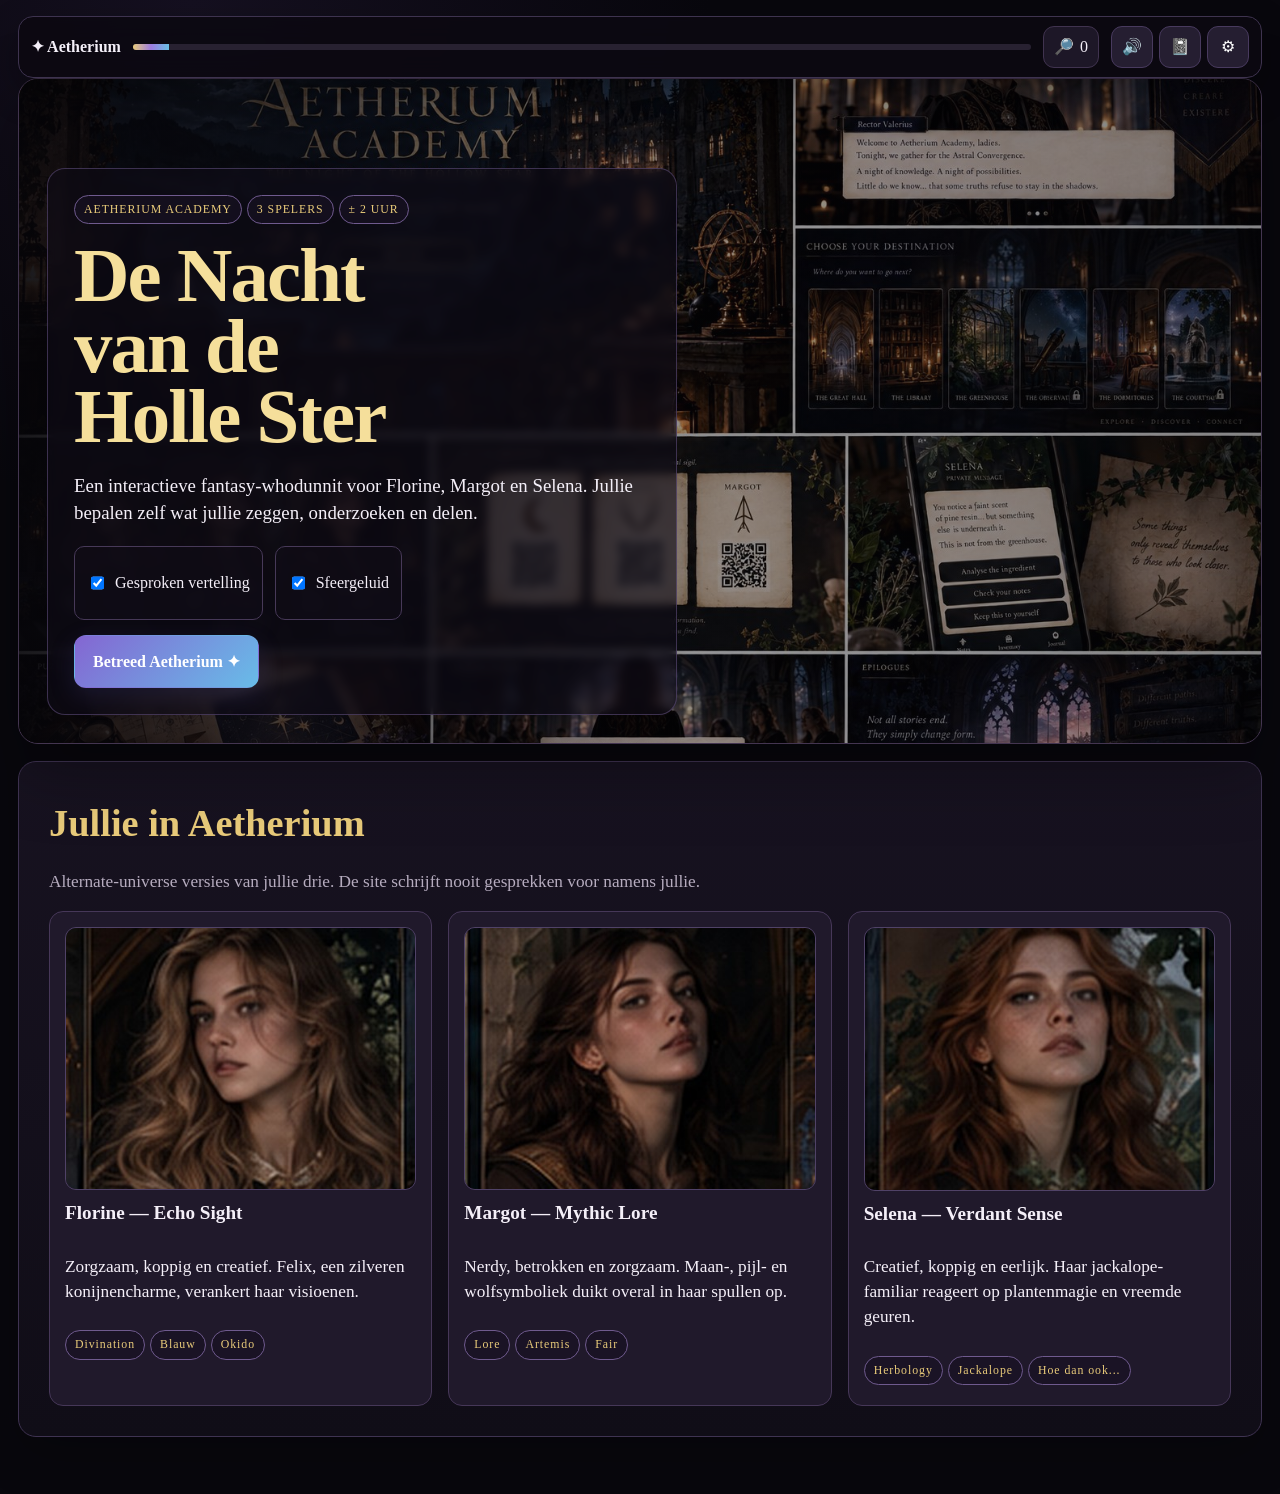
<file: index.html>
<!doctype html><html lang="nl"><head>
<meta charset="utf-8"><meta name="viewport" content="width=device-width,initial-scale=1">
<title>Aetherium Academy - De Nacht van de Holle Ster</title>
<link rel="stylesheet" href="assets/style.css"></head><body>
<audio id="ambienceAudio" src="assets/aetherium_ambience.wav" loop preload="auto"></audio>
<audio id="transitionAudio" src="assets/transition_chime.wav" preload="auto"></audio>
<div class="wrap">

<div class="hud">
  <div class="brand">✦ Aetherium</div>
  <div class="progress"><div id="progressFill"></div></div>
  <div class="clue-pill">🔎 <span id="clueCount">0</span></div>
  <div class="hud-actions">
    <button class="iconbtn" id="soundBtn" onclick="toggleSound()" title="Geluid">🔊</button>
    <button class="iconbtn" onclick="toggleClueDrawer()" title="Dossier">📓</button>
    <button class="iconbtn" onclick="resetGame()" title="Herstart">⚙</button>
  </div>
</div>

<section id="start" class="scene">
  <div class="hero" style="background-image:url('assets/academy.jpg')">
    <div class="hero-copy">
      <span class="tag">AETHERIUM ACADEMY</span><span class="tag">3 SPELERS</span><span class="tag">± 2 UUR</span>
      <h1>De Nacht van de Holle Ster</h1>
      <p>Een interactieve fantasy-whodunnit voor Florine, Margot en Selena. Jullie bepalen zelf wat jullie zeggen, onderzoeken en delen.</p>
      <div class="sound-options">
        <label class="checkline"><input id="voiceToggle" type="checkbox" checked> Gesproken vertelling</label>
        <label class="checkline"><input id="ambienceToggle" type="checkbox" checked> Sfeergeluid</label>
      </div>
      <button id="startBtn" class="primary" disabled onclick="startGame()">Betreed Aetherium ✦</button>
    </div>
  </div>
  <div class="panel">
    <h2>Jullie in Aetherium</h2>
    <p class="muted">Alternate-universe versies van jullie drie. De site schrijft nooit gesprekken voor namens jullie.</p>
    <div class="grid player-grid">
      <div class="card player-card"><img src="assets/florine_portrait.jpg"><strong>Florine — Echo Sight</strong><p>Zorgzaam, koppig en creatief. Felix, een zilveren konijnencharme, verankert haar visioenen.</p><div><span class="tag">Divination</span><span class="tag">Blauw</span><span class="tag">Okido</span></div></div>
      <div class="card player-card"><img src="assets/margot_portrait.jpg"><strong>Margot — Mythic Lore</strong><p>Nerdy, betrokken en zorgzaam. Maan-, pijl- en wolfsymboliek duikt overal in haar spullen op.</p><div><span class="tag">Lore</span><span class="tag">Artemis</span><span class="tag">Fair</span></div></div>
      <div class="card player-card"><img src="assets/selena_portrait.jpg"><strong>Selena — Verdant Sense</strong><p>Creatief, koppig en eerlijk. Haar jackalope-familiar reageert op plantenmagie en vreemde geuren.</p><div><span class="tag">Herbology</span><span class="tag">Jackalope</span><span class="tag">Hoe dan ook...</span></div></div>
    </div>
  </div>
</section>

<section id="dialogue" class="scene hidden">
  <div class="dialogue-shell">
    <div class="dialogue-stage" id="dialogueStage">
      <div class="vn-card">
        <div class="vn-portrait-wrap"><div class="vn-portrait placeholder">✦</div><div class="vn-speaker">Aetherium</div></div>
        <div class="vn-textbox"><div class="vn-text">...</div></div>
      </div>
    </div>
    <div class="timerline" id="dialogueTimer"></div>
    <div class="dialogue-controls">
      <button class="secondary" id="pauseBtn" onclick="pauseDialogue()">⏸ Pauze</button>
      <button class="secondary" onclick="skipLine()">⏩ Volgende</button>
    </div>
  </div>
</section>

<section id="deathBeat" class="scene hidden">
  <div class="panel center"><h2>23:17 — de noordtoren</h2><p>De lichten zijn terug. De hele Grote Hal is stil. Dan klinkt boven jullie metaal tegen steen.</p>
  <button class="primary" onclick="goDeath()">Ga naar het observatorium</button></div>
</section>

<section id="observatory" class="scene hidden">
  <div class="panel">
    <h2>Het observatorium</h2>
    <img class="scene-image" src="assets/library.jpg" alt="Donkere onderzoeksruimte">
    <p>Alles ligt open voor jullie. Lees de vier waarnemingen en beslis samen welke <strong>drie</strong> jullie officieel als belangrijk bewijs markeren.</p>
    <div class="evidence-grid">
      <button class="evidence-choice" data-evidence="cup" onclick="toggleEvidence('cup',this)"><h3>🥂 De beker</h3><p>Onaangeroerd. Geen verkleuring. Geen bezinksel. Hij staat net buiten bereik van Veynes hand.</p></button>
      <button class="evidence-choice" data-evidence="floor" onclick="toggleEvidence('floor',this)"><h3>✦ Vloer & lectern</h3><p>Onder het lectern zit een stervormige verkleuring die niet past bij normale slijtage.</p></button>
      <button class="evidence-choice" data-evidence="lens" onclick="toggleEvidence('lens',this)"><h3>🔭 De lens</h3><p>De uitlijnmarkeringen staan niet gelijk. Iemand heeft het mechanisme recent aangeraakt.</p></button>
      <button class="evidence-choice" data-evidence="note" onclick="toggleEvidence('note',this)"><h3>📜 Veynes notitie</h3><p>Een blad is gescheurd. Jullie drie namen zijn leesbaar. De rest ontbreekt.</p></button>
    </div>
    <div class="selectionbar"><span><strong id="evidenceCount">0/3</strong> gemarkeerd</span><button id="confirmEvidence" class="primary" disabled onclick="confirmEvidence()">Leg jullie selectie vast</button></div>
  </div>
</section>

<section id="corridorEvent" class="scene hidden">
  <div class="panel">
    <h2>Er gebeurt iets voordat jullie vertrekken</h2>
    <p>De observatoriumdeur slaat vanzelf dicht. Een rode ward flitst over de stenen vloer en één van de wandpanelen springt open.</p>
    <div class="grid">
      <button class="choice" onclick="corridorChoice('ward')"><strong>Bestudeer de ward</strong><br><span class="muted">Wie heeft toegang nodig om dit systeem te beïnvloeden?</span></button>
      <button class="choice" onclick="corridorChoice('panel')"><strong>Bekijk het open wandpaneel</strong><br><span class="muted">Er zit iets mechanisch achter.</span></button>
      <button class="choice" onclick="corridorChoice('people')"><strong>Kijk wie reageert</strong><br><span class="muted">Soms is een reactie interessanter dan een object.</span></button>
    </div>
    <div id="corridorResult" class="resultbox"></div>
    <button id="corridorNext" class="primary hidden" onclick="show('explore1')">Verlaat het observatorium</button>
  </div>
</section>

<section id="explore1" class="scene hidden">
  <div class="panel">
    <h2>Eerste onderzoek</h2>
    <p>Kies <strong>twee locaties</strong>. Een locatie kost tijd: jullie bekijken er bewijs, maken een inhoudelijke keuze en krijgen mogelijk een gesprek.</p>
    <div class="location-grid">
      <div class="location-card" data-loc="archive" onclick="openLocation('archive')"><img src="assets/library.jpg"><div class="loc-copy"><h3>📚 Verboden Archief</h3><p>Onderhoudsregisters, ontbrekende bladzijden en verboden toegang.</p></div></div>
      <div class="location-card" data-loc="greenhouse" onclick="openLocation('greenhouse')"><img src="assets/greenhouse.jpg"><div class="loc-copy"><h3>🌿 Maanserre</h3><p>Geuren, harsen en natuurlijke sporen.</p></div></div>
      <div class="location-card" data-loc="alchemy" onclick="openLocation('alchemy')"><img src="assets/alchemy.jpg"><div class="loc-copy"><h3>⚗️ Alchemiepracticum</h3><p>Materiaaluitgifte, instrumenten en een vreemd register.</p></div></div>
      <div class="location-card" data-loc="hall" onclick="openLocation('hall')"><img src="assets/hall.jpg"><div class="loc-copy"><h3>🕯️ Grote Hal</h3><p>Getuigen, halve waarheden en sociale spanning.</p></div></div>
    </div>
    <p class="muted" id="locationProgress">0/2 locaties afgerond.</p>
  </div>
</section>

<section id="locationScene" class="scene hidden">
  <div class="panel">
    <div class="investigation-layout">
      <img id="locationImage" class="investigation-image" src="assets/library.jpg">
      <div class="casefile">
        <span class="tag" id="locationTag">LOCATIE</span>
        <h2 id="locationTitle">Onderzoek</h2>
        <div id="locationFragments"></div>
        <h3>Wat willen jullie hieruit meenemen?</h3>
        <div class="investigation-options" id="locationOptions"></div>
        <div id="locationResult" class="resultbox"></div>
        <button id="locationDone" class="primary hidden" onclick="finishLocation()">Terug naar de academiekaart</button>
      </div>
    </div>
  </div>
</section>

<section id="phone1" class="scene hidden"><div class="panel">
  <h2>Persoonlijke echo</h2><p>Nu krijgt ieder van jullie iets anders. Scan alleen je eigen code. Wat je leest, blijft van jou tot jij beslist het te delen.</p>
  <div class="phone-grid">
    <div class="phone-card">
      <img class="mini-portrait" src="assets/florine_portrait.jpg" alt="Florine">
      <h3>Florine</h3>
      <img class="qr" src="assets/qr_1_florine.png" alt="QR Florine">
      <a href="players/florine.html?phase=1" target="_blank">Open zonder QR</a>
    </div>
    <div class="phone-card">
      <img class="mini-portrait" src="assets/margot_portrait.jpg" alt="Margot">
      <h3>Margot</h3>
      <img class="qr" src="assets/qr_1_margot.png" alt="QR Margot">
      <a href="players/margot.html?phase=1" target="_blank">Open zonder QR</a>
    </div>
    <div class="phone-card">
      <img class="mini-portrait" src="assets/selena_portrait.jpg" alt="Selena">
      <h3>Selena</h3>
      <img class="qr" src="assets/qr_1_selena.png" alt="QR Selena">
      <a href="players/selena.html?phase=1" target="_blank">Open zonder QR</a>
    </div></div>
  <hr><p>Vul daarna alleen de code in die op je telefoon verschijnt.</p>
  <div class="code-grid"><input id="1-f" placeholder="Florine code"><input id="1-m" placeholder="Margot code"><input id="1-s" placeholder="Selena code"></div>
  <p id="1-error" class="error"></p><button class="primary" onclick="submitPhone(1)">Iedereen is klaar</button>
</div></section>

<section id="puzzle1" class="scene hidden"><div class="panel">
  <h2>Puzzel 1 — De onbetrouwbare tijdlijn</h2><p><span class="printcue">OPEN PRINTBLAD A</span></p>
  <p>Corrigeer de klokken, tel looptijden op en bepaal welk toegangsvenster werkelijk bestaat.</p>
  <div class="puzzlebox">
    <label>Afwijking van de foutieve klok</label><select id="p1offset"><option value="">Kies...</option><option value="3">3 min</option><option value="5">5 min</option><option value="7">7 min</option><option value="9">9 min</option></select>
    <label>Werkelijk bruikbaar venster</label><select id="p1window"><option value="">Kies...</option><option value="2304-2308">23:04–23:08</option><option value="2308-2312">23:08–23:12</option><option value="2311-2315">23:11–23:15</option><option value="2313-2317">23:13–23:17</option></select>
    <label>Wie kan zonder extra ward-check passeren?</label><select id="p1route"><option value="">Kies...</option><option value="student">Elke student</option><option value="faculty">Alleen docenten</option><option value="prefect">Iemand met verhoogde academietoegang</option><option value="none">Niemand</option></select>
    <button class="primary" onclick="checkPuzzle1()">Controleer reconstructie</button><p id="p1feedback"></p>
  </div><button id="p1next" class="primary" disabled onclick="show('puzzle2')">Verder</button>
</div></section>

<section id="puzzle2" class="scene hidden"><div class="panel">
  <h2>Puzzel 2 — Materiaalprofiel</h2><p><span class="printcue">OPEN PRINTBLAD B</span></p>
  <p>Koppel de sporen aan hun meest waarschijnlijke functie. Persoonlijke info kan helpen, maar is niet verplicht.</p>
  <div class="puzzlebox">
    <label>Dennenhars</label><select id="p2a"><option value="">Kies...</option><option value="paper">Conservering / hechting</option><option value="poison">Drinkbaar gif</option><option value="healing">Genezing</option></select>
    <label>Lumenkrijt</label><select id="p2b"><option value="">Kies...</option><option value="alignment">Markering / uitlijning</option><option value="perfume">Parfum</option><option value="sedative">Verdoving</option></select>
    <label>Stabilisatorhars</label><select id="p2c"><option value="">Kies...</option><option value="protection">Bescherming bij instrumentwerk</option><option value="tea">Thee-ingrediënt</option><option value="ink">Schrijfinkt</option></select>
    <button class="primary" onclick="checkPuzzle2()">Controleer koppelingen</button><p id="p2feedback"></p>
  </div><button id="p2next" class="primary" disabled onclick="show('social')">Naar de getuigen</button>
</div></section>

<section id="social" class="scene hidden"><div class="panel">
  <h2>Onderzoek de klas</h2>
  <p>Iedereen heeft iets te verbergen. Jullie mogen <strong>drie personen uitgebreid spreken</strong>.</p>
  <p class="muted">Gesproken: <span id="interviewCount">0</span>/3. Een leugen is geen automatisch moordbewijs.</p>
  <div class="npc-grid"><div class="npc" data-person="Rowan Vale" onclick="openInterview('Rowan Vale')">
    <img src="assets/rowan.jpg" alt="Rowan Vale"><div class="npc-name">Rowan Vale</div><div class="npc-role">Duelling Society</div><p>Brutaal, charmant, en niet altijd waarheidsgetrouw.</p></div><div class="npc" data-person="Kestrel Ardan" onclick="openInterview('Kestrel Ardan')">
    <img src="assets/kestrel.jpg" alt="Kestrel Ardan"><div class="npc-name">Kestrel Ardan</div><div class="npc-role">Student Archivist</div><p>Kent de archieven beter dan wie ook.</p></div><div class="npc" data-person="Maeve Sol" onclick="openInterview('Maeve Sol')">
    <img src="assets/maeve.jpg" alt="Maeve Sol"><div class="npc-name">Maeve Sol</div><div class="npc-role">Healing Wing</div><p>Warm, praktisch en opvallend discreet.</p></div><div class="npc" data-person="Elias Thorne" onclick="openInterview('Elias Thorne')">
    <img src="assets/elias.jpg" alt="Elias Thorne"><div class="npc-name">Elias Thorne</div><div class="npc-role">Alchemy Assistant</div><p>Droge humor en toegang tot materiaal.</p></div><div class="npc" data-person="Lyra Voss" onclick="openInterview('Lyra Voss')">
    <img src="assets/lyra.jpg" alt="Lyra Voss"><div class="npc-name">Lyra Voss</div><div class="npc-role">Senior Prefect</div><p>Beheert wards, toegang en disciplinaire logs.</p></div><div class="npc" data-person="Professor Ilyra Fen" onclick="openInterview('Professor Ilyra Fen')">
    <img src="assets/fen.jpg" alt="Professor Ilyra Fen"><div class="npc-name">Professor Ilyra Fen</div><div class="npc-role">Transmutation</div><p>Briljant, gereserveerd, en niet volledig open.</p></div></div>
</div></section>

<section id="interviewScene" class="scene hidden"><div class="panel">
  <h2 id="interviewName">Getuige</h2>
  <p>Kies waarover jullie doorvragen. Daarna speelt het antwoord automatisch af in dezelfde visuele dialoogstijl.</p>
  <div class="grid"><button class="choice" onclick="askInterview('timeline')">Tijd & locatie</button><button class="choice" onclick="askInterview('victim')">Relatie met Veyne</button><button class="choice" onclick="askInterview('secret')">Wat klopt er niet?</button></div>
  <div id="interviewResponses" class="resultbox"></div>
  <button id="interviewDone" class="primary hidden" onclick="leaveInterview()">Gesprek afronden</button>
</div></section>

<section id="phone2" class="scene hidden"><div class="panel">
  <h2>Een privékeuze</h2><p>Wie zouden jullie individueel opzoeken wanneer niemand meekijkt?</p>
  <div class="phone-grid">
    <div class="phone-card">
      <img class="mini-portrait" src="assets/florine_portrait.jpg" alt="Florine">
      <h3>Florine</h3>
      <img class="qr" src="assets/qr_2_florine.png" alt="QR Florine">
      <a href="players/florine.html?phase=2" target="_blank">Open zonder QR</a>
    </div>
    <div class="phone-card">
      <img class="mini-portrait" src="assets/margot_portrait.jpg" alt="Margot">
      <h3>Margot</h3>
      <img class="qr" src="assets/qr_2_margot.png" alt="QR Margot">
      <a href="players/margot.html?phase=2" target="_blank">Open zonder QR</a>
    </div>
    <div class="phone-card">
      <img class="mini-portrait" src="assets/selena_portrait.jpg" alt="Selena">
      <h3>Selena</h3>
      <img class="qr" src="assets/qr_2_selena.png" alt="QR Selena">
      <a href="players/selena.html?phase=2" target="_blank">Open zonder QR</a>
    </div></div>
  <hr><div class="code-grid"><input id="2-f" placeholder="Florine code"><input id="2-m" placeholder="Margot code"><input id="2-s" placeholder="Selena code"></div>
  <p id="2-error" class="error"></p><button class="primary" onclick="submitPhone(2)">Verder</button>
</div></section>

<section id="puzzle3" class="scene hidden"><div class="panel">
  <h2>Puzzel 3 — Het onderhoudssigil</h2><p><span class="printcue">OPEN PRINTBLAD C</span></p>
  <p>Leg de drie fragmenten volgens de markeringen over elkaar. Er verschijnt één woord.</p>
  <div class="puzzlebox"><input id="p3answer" placeholder="Welk woord verschijnt?"><button class="primary" onclick="checkPuzzle3()">Controleer</button><p id="p3feedback"></p></div>
  <button id="p3next" class="primary" disabled onclick="beginTwist()">Verder</button>
</div></section>

<section id="splitChoice" class="scene hidden"><div class="panel">
  <h2>De toren reageert</h2><p>Er gebeurt tegelijkertijd iets op verschillende plaatsen. Kies hoe jullie reageren.</p>
  <div class="grid"><button class="choice" onclick="chooseSplit('together')"><strong>Blijf samen</strong><br><span class="muted">Veiliger, maar trager.</span></button>
  <button class="choice" onclick="chooseSplit('pair')"><strong>2 + 1</strong><br><span class="muted">Meer bereik, meer risico.</span></button>
  <button class="choice" onclick="chooseSplit('split')"><strong>Volledig splitsen</strong><br><span class="muted">Iedereen ziet iets anders.</span></button></div>
</div></section>

<section id="phone3" class="scene hidden"><div class="panel">
  <h2>Individuele scène</h2><p>Iedere speler krijgt nu een andere gebeurtenis op haar telefoon.</p>
  <div class="phone-grid">
    <div class="phone-card">
      <img class="mini-portrait" src="assets/florine_portrait.jpg" alt="Florine">
      <h3>Florine</h3>
      <img class="qr" src="assets/qr_3_florine.png" alt="QR Florine">
      <a href="players/florine.html?phase=3" target="_blank">Open zonder QR</a>
    </div>
    <div class="phone-card">
      <img class="mini-portrait" src="assets/margot_portrait.jpg" alt="Margot">
      <h3>Margot</h3>
      <img class="qr" src="assets/qr_3_margot.png" alt="QR Margot">
      <a href="players/margot.html?phase=3" target="_blank">Open zonder QR</a>
    </div>
    <div class="phone-card">
      <img class="mini-portrait" src="assets/selena_portrait.jpg" alt="Selena">
      <h3>Selena</h3>
      <img class="qr" src="assets/qr_3_selena.png" alt="QR Selena">
      <a href="players/selena.html?phase=3" target="_blank">Open zonder QR</a>
    </div></div>
  <hr><div class="code-grid"><input id="3-f" placeholder="Florine code"><input id="3-m" placeholder="Margot code"><input id="3-s" placeholder="Selena code"></div>
  <p id="3-error" class="error"></p><button class="primary" onclick="submitPhone(3)">Herenig de groep</button>
</div></section>

<section id="puzzle4" class="scene hidden"><div class="panel">
  <h2>Puzzel 4 — Wie liegt, en waarom?</h2><p><span class="printcue">OPEN PRINTBLAD D</span></p>
  <p>Meer dan één verklaring bevat een probleem. De vraag is welke leugen wat probeert te beschermen.</p>
  <div class="puzzlebox">
    <label>Welke uitspraak bevat een fysiek onmogelijk lichtdetail?</label><select id="p4impossible"><option value="">Kies...</option><option value="fenlight">De uitspraak over de oostcorridor</option><option value="maevelog">De infirmary-uitspraak</option><option value="eliasmat">De materiaaluitspraak</option></select>
    <label>Welke andere uitspraak botst met een register maar kan via een verborgen route?</label><select id="p4conflict"><option value="">Kies...</option><option value="rowanlog">De trap-/prefectlog</option><option value="fenlight">De raamrichting</option><option value="eliasmat">Het practicumregister</option></select>
    <label>Welke conclusie is juist?</label><select id="p4conclusion"><option value="">Kies...</option><option value="killer">Iedere leugenaar is dader</option><option value="secrets">Verschillende leugens kunnen verschillende geheimen beschermen</option><option value="ignore">Getuigenverklaringen zijn nutteloos</option></select>
    <button class="primary" onclick="checkPuzzle4()">Controleer redenering</button><p id="p4feedback"></p>
  </div><button id="p4next" class="primary" disabled onclick="show('evidenceBoard')">Naar de reconstructie</button>
</div></section>

<section id="evidenceBoard" class="scene hidden"><div class="panel">
  <h2>Puzzel 5 — Reconstructie</h2><p><span class="printcue">OPEN PRINTBLAD E</span></p>
  <p>Leg jullie eigen notities naast de vijf kernbevindingen. Probeer minstens twee theorieën serieus te verdedigen vóór jullie kiezen.</p>
  <div class="evidence"><div class="ev">✦ Plaats van het letsel</div><div class="ev">🕰️ Werkelijke tijdlijn</div><div class="ev">⚗️ Materiaalgebruik</div><div class="ev">◐ Onderhoudssigil</div><div class="ev">🪟 Tegenstrijdige verklaringen</div></div>
  <br><button class="primary" onclick="finalSetup()">Wij zijn klaar voor de beschuldiging</button>
</div></section>

<section id="accuse" class="scene hidden"><div class="panel">
  <h2>De beschuldiging</h2><p>Kies samen: wie, hoe en waarom.</p>
  <div class="grid">
    <div><label>Wie?</label><select id="accCulprit"><option value="">Kies...</option><option>Rowan Vale</option><option>Kestrel Ardan</option><option>Maeve Sol</option><option>Elias Thorne</option><option>Lyra Voss</option><option>Professor Ilyra Fen</option><option>Rector Cael</option></select></div>
    <div><label>Hoe?</label><select id="accMethod"><option value="">Kies...</option><option value="poison">Vergif in Veynes drank</option><option value="ward">Manipulatie van observatoriumbeveiliging</option><option value="spell">Directe aanvalsspreuk</option><option value="artifact">Vervloekt artefact</option></select></div>
    <div><label>Waarom?</label><select id="accMotive"><option value="">Kies...</option><option value="jealousy">Romantische jaloezie</option><option value="grades">Wraak om beoordelingen</option><option value="coverup">Voorkomen dat Veyne een verborgen dossier onthulde</option><option value="inherit">Erfenis / geld</option></select></div>
  </div>
  <br><button class="danger" onclick="accuse()">Dien de beschuldiging in</button><p id="accFeedback"></p><button id="revealBtn" class="primary hidden" onclick="reveal()">Onthul de waarheid</button>
</div></section>

<section id="revealScene" class="scene hidden"><div class="panel"><div id="revealText"></div><hr><h2>En daarna...</h2><div id="epilogues" class="grid"></div><p class="center muted">Einde.</p></div></section>

<div id="clueDrawer" class="clue-drawer hidden"><div class="clue-drawer-inner">
<div class="drawer-head"><h2>Onderzoeksdossier</h2><button class="secondary" onclick="toggleClueDrawer()">Sluit</button></div>
<p class="muted">Alleen informatie die jullie echt hebben verzameld staat hier.</p><div id="drawerEvidence" class="evidence"></div>
</div></div>

</div><script src="assets/game.js"></script></body></html>
</file>
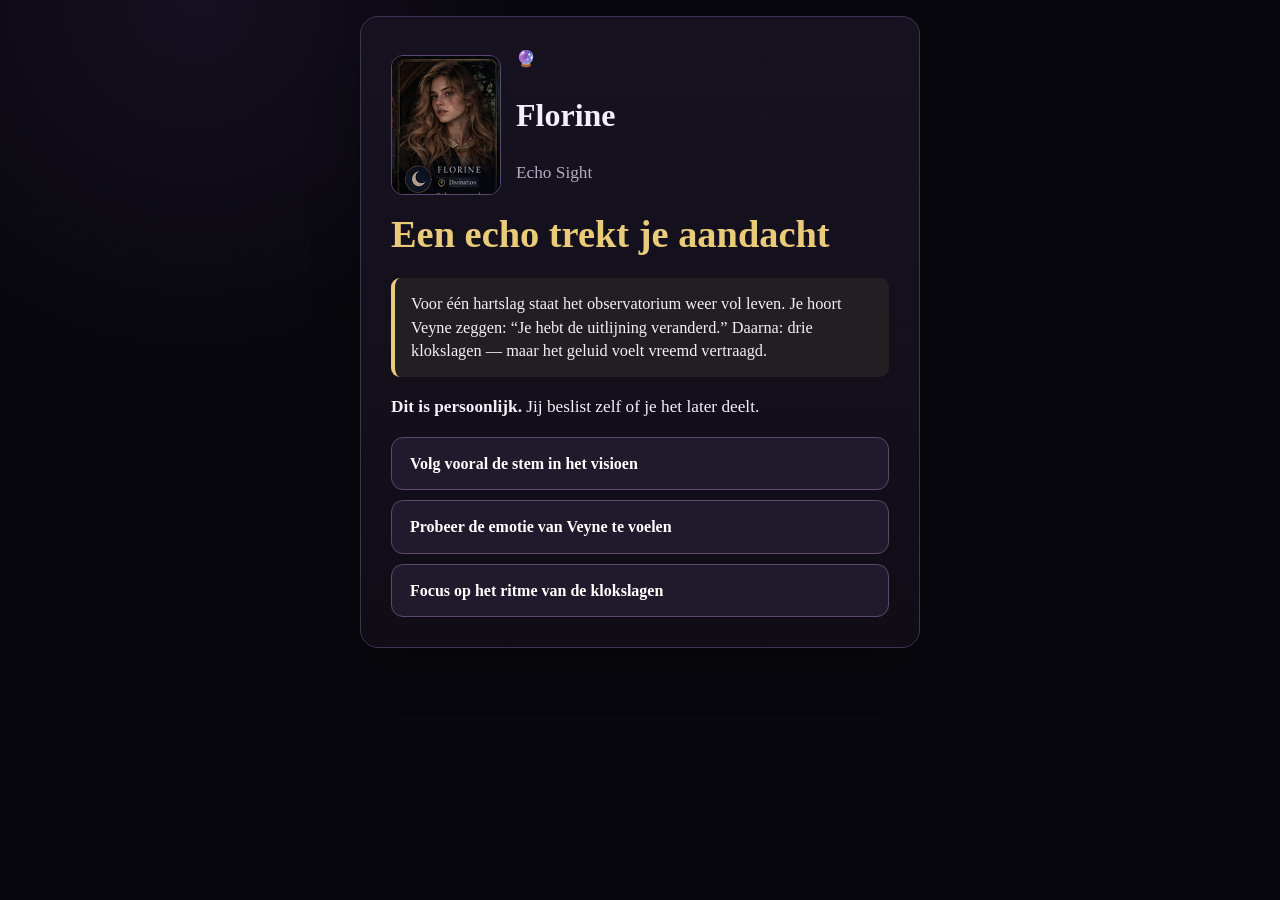
<file: players/florine.html>
<!doctype html><html lang="nl"><head><meta charset="utf-8"><meta name="viewport" content="width=device-width,initial-scale=1">
<title>Florine - Aetherium</title><link rel="stylesheet" href="../assets/style.css"></head><body>
<div class="wrap"><div class="panel phone-secret">
<div class="player-banner"><img src="../assets/florine_portrait.jpg"><div><div class="icon">🔮</div><h1>Florine</h1><p class="muted">Echo Sight</p></div></div>
<div id="content"></div></div></div>
<script>
const phase=new URLSearchParams(location.search).get("phase")||"1";
const DATA={
"1":{title:"Een echo trekt je aandacht",text:"Voor \u00e9\u00e9n hartslag staat het observatorium weer vol leven. Je hoort Veyne zeggen: \u201cJe hebt de uitlijning veranderd.\u201d Daarna: drie klokslagen \u2014 maar het geluid voelt vreemd vertraagd.",options:[["Volg vooral de stem in het visioen", "F1-A"], ["Probeer de emotie van Veyne te voelen", "F1-B"], ["Focus op het ritme van de klokslagen", "F1-C"]]},
"2":{title:"Een privékeuze",text:"Je hoeft niet te kiezen wie je 'leuk' vindt. Kies wie je instinctief vertrouwt wanneer het spannend wordt.",options:[["Rowan", "F2-R"], ["Kestrel", "F2-K"], ["Maeve", "F2-M"], ["Elias", "F2-E"]]},
"3":{title:"De sterrentrap",text:"Je ziet een korte echo van een figuur die iets kleins en krijtachtigs van een handschoen veegt. Het beeld is te gebroken om een gezicht te zien.",options:[["Volg de echo tot ze breekt", "F3-A"], ["Zoek naar een herkenbaar geluid", "F3-B"], ["Stop en onthoud enkel de beweging", "F3-C"]]}
};
function render(){
 const x=DATA[phase],el=document.getElementById("content");
 el.innerHTML=`<h2>${x.title}</h2><div class="notice">${x.text}</div><p><strong>Dit is persoonlijk.</strong> Jij beslist zelf of je het later deelt.</p><div class="phone-choice-list">${x.options.map(o=>`<button class="choice" onclick="finish('${o[1]}')">${o[0]}</button>`).join("")}</div>`;
}
function finish(code){
 localStorage.setItem("aetherium_florine_phase"+phase,code);
 document.getElementById("content").innerHTML=`<div class="center"><h2>Klaar</h2><p>Voer alleen deze code in op het projectorscherm.</p><div class="bigcode"><strong>${code}</strong></div><p class="muted">Wat je hebt gelezen blijft van jou, tenzij jij ervoor kiest het te delen.</p></div>`;
}
render();
</script></body></html>
</file>
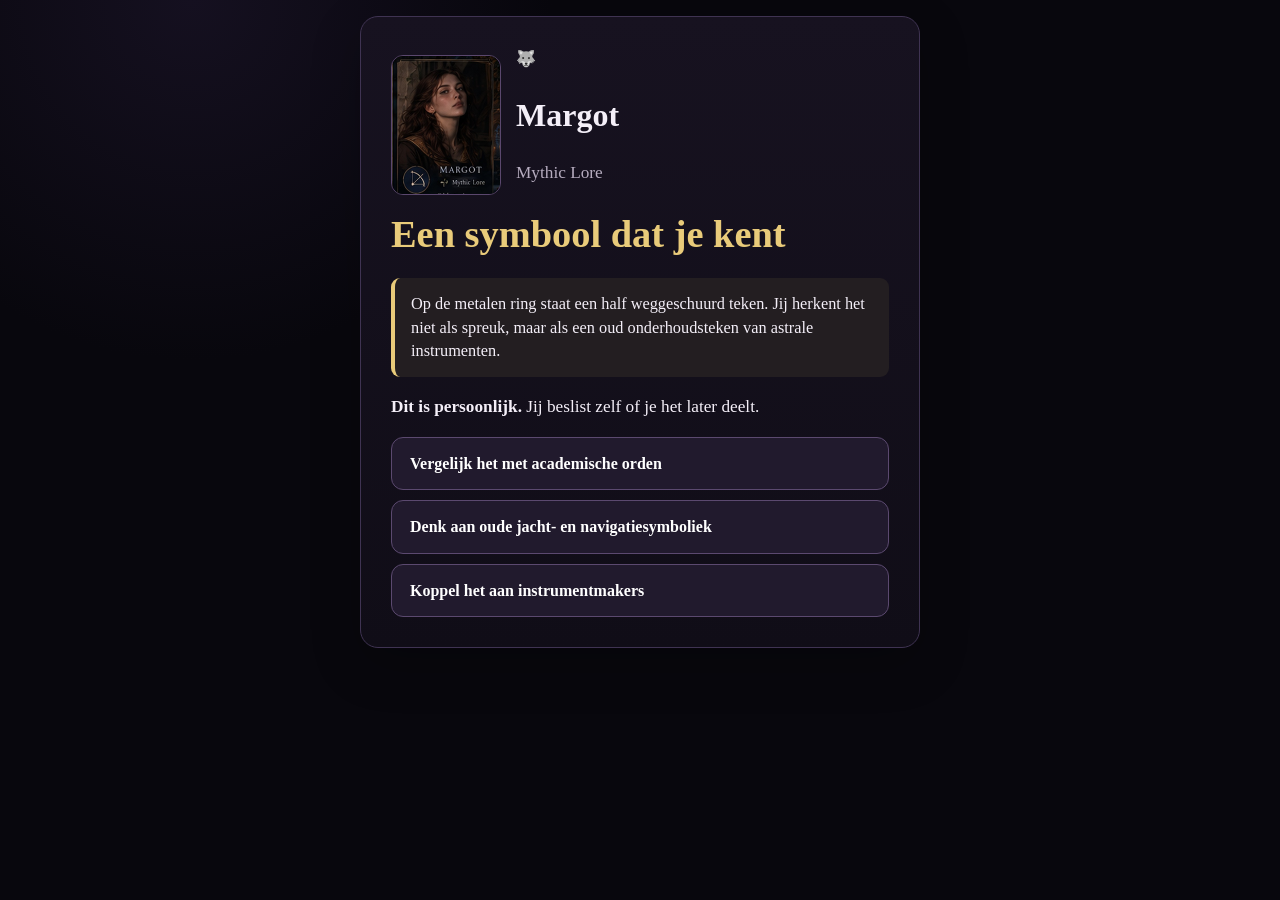
<file: players/margot.html>
<!doctype html><html lang="nl"><head><meta charset="utf-8"><meta name="viewport" content="width=device-width,initial-scale=1">
<title>Margot - Aetherium</title><link rel="stylesheet" href="../assets/style.css"></head><body>
<div class="wrap"><div class="panel phone-secret">
<div class="player-banner"><img src="../assets/margot_portrait.jpg"><div><div class="icon">🐺</div><h1>Margot</h1><p class="muted">Mythic Lore</p></div></div>
<div id="content"></div></div></div>
<script>
const phase=new URLSearchParams(location.search).get("phase")||"1";
const DATA={
"1":{title:"Een symbool dat je kent",text:"Op de metalen ring staat een half weggeschuurd teken. Jij herkent het niet als spreuk, maar als een oud onderhoudsteken van astrale instrumenten.",options:[["Vergelijk het met academische orden", "M1-A"], ["Denk aan oude jacht- en navigatiesymboliek", "M1-B"], ["Koppel het aan instrumentmakers", "M1-C"]]},
"2":{title:"Een privékeuze",text:"Kies wie je mee zou nemen naar een afgesloten gang vol onbekende magie. Dat zegt misschien meer dan je denkt.",options:[["Rowan", "M2-R"], ["Kestrel", "M2-K"], ["Maeve", "M2-M"], ["Elias", "M2-E"]]},
"3":{title:"De afgesloten nis",text:"In een nis vind je een oud onderhoudsplaatje. E\u00e9n woord is weggekrast, maar het embleem komt overeen met wat je eerder zag.",options:[["Maak een mentale kopie", "M3-A"], ["Controleer slijtage en ouderdom", "M3-B"], ["Laat het liggen alsof niemand het vond", "M3-C"]]}
};
function render(){
 const x=DATA[phase],el=document.getElementById("content");
 el.innerHTML=`<h2>${x.title}</h2><div class="notice">${x.text}</div><p><strong>Dit is persoonlijk.</strong> Jij beslist zelf of je het later deelt.</p><div class="phone-choice-list">${x.options.map(o=>`<button class="choice" onclick="finish('${o[1]}')">${o[0]}</button>`).join("")}</div>`;
}
function finish(code){
 localStorage.setItem("aetherium_margot_phase"+phase,code);
 document.getElementById("content").innerHTML=`<div class="center"><h2>Klaar</h2><p>Voer alleen deze code in op het projectorscherm.</p><div class="bigcode"><strong>${code}</strong></div><p class="muted">Wat je hebt gelezen blijft van jou, tenzij jij ervoor kiest het te delen.</p></div>`;
}
render();
</script></body></html>
</file>
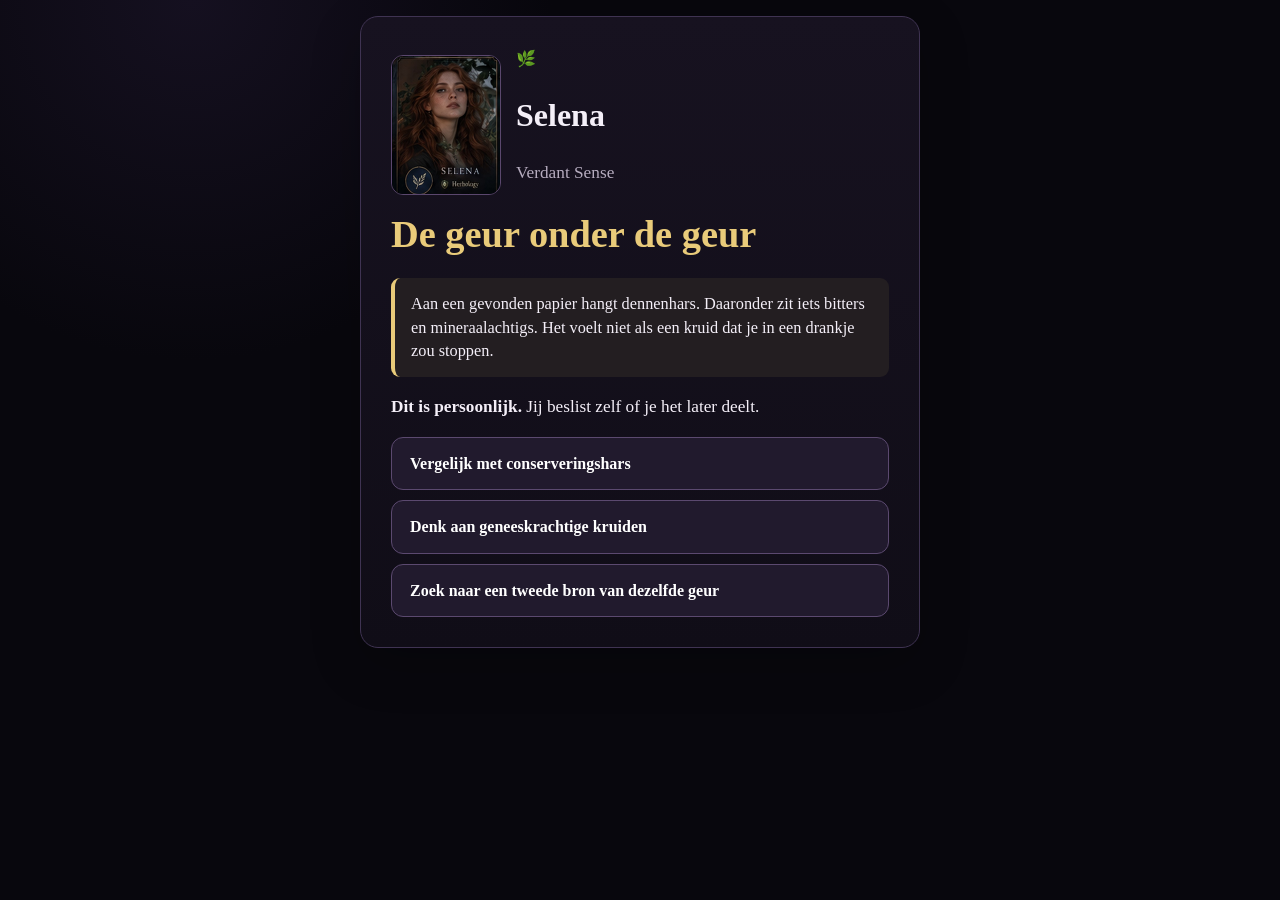
<file: players/selena.html>
<!doctype html><html lang="nl"><head><meta charset="utf-8"><meta name="viewport" content="width=device-width,initial-scale=1">
<title>Selena - Aetherium</title><link rel="stylesheet" href="../assets/style.css"></head><body>
<div class="wrap"><div class="panel phone-secret">
<div class="player-banner"><img src="../assets/selena_portrait.jpg"><div><div class="icon">🌿</div><h1>Selena</h1><p class="muted">Verdant Sense</p></div></div>
<div id="content"></div></div></div>
<script>
const phase=new URLSearchParams(location.search).get("phase")||"1";
const DATA={
"1":{title:"De geur onder de geur",text:"Aan een gevonden papier hangt dennenhars. Daaronder zit iets bitters en mineraalachtigs. Het voelt niet als een kruid dat je in een drankje zou stoppen.",options:[["Vergelijk met conserveringshars", "S1-A"], ["Denk aan geneeskrachtige kruiden", "S1-B"], ["Zoek naar een tweede bron van dezelfde geur", "S1-C"]]},
"2":{title:"Een privékeuze",text:"Kies wie je als eerste zou aanspreken wanneer je iets vreemds ruikt en niet weet of het gevaarlijk is.",options:[["Rowan", "S2-R"], ["Kestrel", "S2-K"], ["Maeve", "S2-M"], ["Elias", "S2-E"]]},
"3":{title:"De koude werktafel",text:"Op een doek vind je dezelfde bittere geur, gemengd met fijn lichtgevend stof. Het ruikt eerder naar werkmateriaal dan naar voedsel of parfum.",options:[["Wrijf het niet aan; onthoud de geur", "S3-A"], ["Vergelijk het met hars", "S3-B"], ["Zoek waar het stof nog ligt", "S3-C"]]}
};
function render(){
 const x=DATA[phase],el=document.getElementById("content");
 el.innerHTML=`<h2>${x.title}</h2><div class="notice">${x.text}</div><p><strong>Dit is persoonlijk.</strong> Jij beslist zelf of je het later deelt.</p><div class="phone-choice-list">${x.options.map(o=>`<button class="choice" onclick="finish('${o[1]}')">${o[0]}</button>`).join("")}</div>`;
}
function finish(code){
 localStorage.setItem("aetherium_selena_phase"+phase,code);
 document.getElementById("content").innerHTML=`<div class="center"><h2>Klaar</h2><p>Voer alleen deze code in op het projectorscherm.</p><div class="bigcode"><strong>${code}</strong></div><p class="muted">Wat je hebt gelezen blijft van jou, tenzij jij ervoor kiest het te delen.</p></div>`;
}
render();
</script></body></html>
</file>
<file: assets/style.css>
:root{
  --bg:#08070d; --panel:#15111e; --panel2:#20192c; --panel3:#282036;
  --line:#44385d; --line2:#6f5a8e; --text:#f4eff8; --muted:#b6acbf;
  --gold:#e9cb7a; --gold2:#f5df9b; --violet:#8f72d8; --blue:#6db7e6;
  --green:#7fd09b; --red:#df7b8e; --shadow:rgba(0,0,0,.45);
}
*{box-sizing:border-box}
html,body{margin:0;min-height:100%;background:radial-gradient(circle at 15% 0%,#151020 0,transparent 28%),var(--bg);
color:var(--text);font-family:Georgia,"Times New Roman",serif}
body{line-height:1.46}
button,input,select{font:inherit}
button{cursor:pointer}
a{color:#83cdf4}
.hidden{display:none!important}
.wrap{max-width:1460px;margin:0 auto;padding:16px 18px 40px}
.scene{animation:sceneIn .45s ease both;scroll-margin-top:86px}
@keyframes sceneIn{from{opacity:.35;transform:translateY(4px)}to{opacity:1;transform:none}}
.muted{color:var(--muted)} .center{text-align:center}
.small{font-size:.9rem}.tiny{font-size:.78rem}
h1,h2,h3{font-weight:600} h2{color:var(--gold);font-size:clamp(1.8rem,3vw,2.6rem);margin:.2rem 0 1rem}
p{font-size:1.08rem}
.tag{display:inline-block;padding:5px 9px;border:1px solid var(--line2);border-radius:999px;color:var(--gold);
font-size:.74rem;letter-spacing:.08em;margin:0 5px 5px 0;background:rgba(24,18,35,.7)}
.primary,.secondary,.choice,.danger{
border:1px solid transparent;border-radius:12px;padding:14px 18px;color:white;font-weight:700;transition:.18s;
}
.primary{background:linear-gradient(135deg,#8466d2,#68bce8);box-shadow:0 8px 24px rgba(73,70,145,.22)}
.secondary{background:#2a2238;border-color:#4c3f62;box-shadow:none}
.choice{background:#211a2d;border-color:#5b496f;text-align:left}
.danger{background:#79384a;border-color:#a55367}
.primary:hover,.secondary:hover,.choice:hover{transform:translateY(-1px);border-color:#8d72aa}
button:disabled{opacity:.34;cursor:not-allowed;transform:none}
button:focus-visible,input:focus-visible,select:focus-visible{outline:3px solid var(--gold);outline-offset:3px}

/* compact projector bar */
.hud{position:sticky;top:8px;z-index:90;display:grid;grid-template-columns:auto minmax(220px,1fr) auto auto;
align-items:center;gap:12px;background:rgba(12,9,18,.93);backdrop-filter:blur(12px);border:1px solid #3e334f;
border-radius:15px;padding:9px 12px;box-shadow:0 14px 36px rgba(0,0,0,.32)}
.brand{font-weight:700;white-space:nowrap}
.progress{height:6px;background:#282131;border-radius:999px;overflow:hidden}
.progress>div{height:100%;width:3%;background:linear-gradient(90deg,var(--gold),#9d7ce0,#69bfe4);transition:.35s}
.hud-actions{display:flex;gap:6px}
.iconbtn{width:42px;height:42px;border-radius:11px;background:#251e31;border:1px solid #483a5e;color:#fff}
.clue-pill{display:flex;align-items:center;gap:6px;padding:8px 10px;border-radius:11px;background:#1d1727;border:1px solid #40334f}

/* hero */
.hero{min-height:74vh;position:relative;border-radius:20px;overflow:hidden;border:1px solid #433550;
background-position:center;background-size:cover;display:flex;align-items:flex-end;padding:28px;box-shadow:0 24px 70px rgba(0,0,0,.35)}
.hero::before{content:"";position:absolute;inset:0;background:linear-gradient(90deg,rgba(6,5,9,.92),rgba(6,5,9,.42) 55%,rgba(6,5,9,.48))}
.hero-copy{position:relative;z-index:2;max-width:690px;padding:26px;border-radius:18px;background:rgba(16,12,23,.62);
border:1px solid rgba(111,90,142,.5);backdrop-filter:blur(5px)}
.hero h1{font-size:clamp(3rem,6vw,5.7rem);line-height:.92;color:var(--gold2);letter-spacing:-.025em;margin:12px 0 18px;max-width:9ch}
.hero p{font-size:1.18rem;max-width:36rem}
.sound-options{display:flex;gap:12px;flex-wrap:wrap;margin:15px 0}
.checkline{display:flex;align-items:center;gap:8px;background:rgba(17,13,24,.55);border:1px solid #473958;border-radius:10px;padding:9px 12px}
.checkline input{width:auto}

/* general panels */
.panel{background:linear-gradient(180deg,#171220,#100d17);border:1px solid #3f3352;border-radius:18px;padding:clamp(20px,2.4vw,30px);
margin:17px 0;box-shadow:0 16px 50px rgba(0,0,0,.22)}
.grid{display:grid;grid-template-columns:repeat(auto-fit,minmax(230px,1fr));gap:16px}
.card{background:#20192b;border:1px solid #463758;border-radius:14px;padding:15px}
.card img{width:100%;border-radius:11px;border:1px solid #504267}
.player-grid{grid-template-columns:repeat(3,1fr)}
.player-card{display:flex;flex-direction:column;gap:9px}
.player-card img{aspect-ratio:4/3;object-fit:cover;object-position:center 22%}
.player-card strong{font-size:1.2rem}
.notice{padding:14px 16px;border-left:4px solid var(--gold);border-radius:9px;background:#231e21;font-size:1.02rem}

/* Visual novel dialogue - one speaker at a time */
.dialogue-shell{max-width:1180px;margin:0 auto}
.dialogue-stage{min-height:70vh;border-radius:19px;overflow:hidden;border:1px solid #433550;position:relative;
background-position:center;background-size:cover;display:flex;align-items:flex-end;padding:24px}
.dialogue-stage::before{content:"";position:absolute;inset:0;background:linear-gradient(180deg,rgba(6,5,9,.16),rgba(6,5,9,.76))}
.vn-card{position:relative;z-index:2;width:100%;display:grid;grid-template-columns:190px 1fr;gap:20px;align-items:end}
.vn-portrait-wrap{display:flex;flex-direction:column;align-items:center;gap:9px}
.vn-portrait{width:170px;height:220px;object-fit:cover;object-position:center 18%;border-radius:14px;border:2px solid #796294;
box-shadow:0 18px 38px rgba(0,0,0,.4);background:#1b1524}
.vn-portrait.placeholder{display:grid;place-items:center;font-size:3rem}
.vn-speaker{color:var(--gold);font-size:.92rem;letter-spacing:.08em;text-transform:uppercase;text-align:center}
.vn-textbox{background:rgba(16,12,23,.94);border:1px solid #705b8c;border-radius:15px;padding:22px 25px;min-height:155px;
display:flex;align-items:center;box-shadow:0 16px 42px rgba(0,0,0,.35)}
.vn-text{font-size:clamp(1.35rem,2.1vw,1.9rem);line-height:1.42}
.timerline{height:3px;background:#2d2538;border-radius:99px;overflow:hidden;margin-top:10px}
.timerline>div{height:100%;background:var(--gold);width:100%;transform-origin:left;animation:shrink var(--dur) linear forwards}
@keyframes shrink{from{transform:scaleX(1)}to{transform:scaleX(0)}}
.dialogue-controls{display:flex;justify-content:center;gap:8px;margin-top:10px}

/* observation / evidence selection */
.scene-image{width:100%;height:min(48vh,470px);object-fit:cover;border-radius:15px;border:1px solid #4d3e61;box-shadow:0 18px 42px rgba(0,0,0,.28)}
.evidence-grid{display:grid;grid-template-columns:repeat(4,1fr);gap:13px;margin-top:15px}
.evidence-choice{min-height:150px;background:#211a2d;border:1px solid #4c3c60;border-radius:13px;padding:16px;position:relative}
.evidence-choice.selected{border-color:var(--gold);box-shadow:inset 0 0 0 2px rgba(233,203,122,.22)}
.evidence-choice h3{margin:.3rem 0;color:#fff}.evidence-choice p{font-size:.96rem;color:#d9d0df}
.selectionbar{display:flex;justify-content:space-between;align-items:center;gap:12px;margin-top:14px;padding:12px 14px;border-radius:12px;background:#18131f;border:1px solid #3d304c}

/* location map */
.location-grid{display:grid;grid-template-columns:repeat(2,1fr);gap:16px}
.location-card{position:relative;min-height:250px;border-radius:15px;overflow:hidden;border:1px solid #493b5b;cursor:pointer;background:#18121f}
.location-card img{position:absolute;inset:0;width:100%;height:100%;object-fit:cover;transition:.25s}
.location-card::after{content:"";position:absolute;inset:0;background:linear-gradient(180deg,rgba(8,6,11,.08),rgba(8,6,11,.87))}
.location-card .loc-copy{position:absolute;z-index:2;left:18px;right:18px;bottom:16px}
.location-card h3{font-size:1.35rem;margin:0 0 4px;color:#fff}.location-card p{font-size:.95rem;margin:0;color:#d8d0df}
.location-card:hover img{transform:scale(1.025)} .location-card.used{opacity:.42;pointer-events:none}
.location-card.used::before{content:"ONDERZOCHT";position:absolute;z-index:4;top:14px;right:14px;padding:6px 9px;border-radius:8px;background:#19141f;color:var(--gold);border:1px solid #6b567f;font-size:.75rem}

/* full investigation scene */
.investigation-layout{display:grid;grid-template-columns:1.05fr .95fr;gap:20px}
.investigation-image{width:100%;height:100%;min-height:460px;object-fit:cover;border-radius:14px;border:1px solid #4b3e5b}
.casefile{background:#1b1622;border:1px solid #443653;border-radius:14px;padding:18px}
.casefile h3{color:var(--gold);margin-top:0}
.fragment{padding:12px 13px;border-radius:10px;background:#241d2d;border:1px solid #453752;margin:9px 0}
.investigation-options{display:grid;grid-template-columns:1fr;gap:9px;margin-top:12px}
.investigation-options button{width:100%}
.resultbox{margin-top:12px}

/* QR */
.phone-grid{display:grid;grid-template-columns:repeat(3,1fr);gap:15px}
.phone-card{background:#1d1727;border:1px solid #443653;border-radius:14px;padding:16px;text-align:center}
.phone-card .mini-portrait{width:90px;height:90px;object-fit:cover;object-position:center 18%;border-radius:50%;border:2px solid #6d5885;margin:0 auto 8px}
.phone-card .qr{width:min(100%,210px);height:auto;background:white;padding:8px;border-radius:10px;margin:8px auto}
.code-grid{display:grid;grid-template-columns:repeat(3,1fr);gap:10px}
input,select{width:100%;min-height:48px;background:#0f0c14;color:var(--text);border:1px solid #554266;border-radius:10px;padding:11px 12px}
.error{color:var(--red);font-size:1rem}

/* interviews */
.npc-grid{display:grid;grid-template-columns:repeat(3,1fr);gap:15px}
.npc{background:#20192a;border:1px solid #453757;border-radius:14px;padding:14px;cursor:pointer;transition:.18s}
.npc:hover{transform:translateY(-2px);border-color:#765f91}
.npc.used{opacity:.4;pointer-events:none}.npc img{width:100%;aspect-ratio:3/4;object-fit:cover;object-position:center 16%;border-radius:10px}
.npc-name{font-size:1.12rem;font-weight:700;margin-top:8px}.npc-role{color:var(--gold);font-size:.82rem}

/* puzzles */
.puzzlebox{background:#18131f;border:1px solid #4d3e60;border-radius:14px;padding:18px;margin-top:12px}
.puzzlebox label{display:block;font-weight:700;margin:10px 0 6px}.printcue{display:inline-block;padding:7px 10px;border:1px solid #745f8c;background:#21192a;color:var(--gold);border-radius:8px}
.evidence{display:grid;grid-template-columns:repeat(auto-fit,minmax(190px,1fr));gap:11px}.ev{background:#1c1625;border:1px dashed #69577f;border-radius:11px;padding:13px}

/* drawer */
.clue-drawer{position:fixed;inset:0;background:rgba(5,4,8,.78);backdrop-filter:blur(8px);z-index:120;padding:4vh 5vw}
.clue-drawer-inner{max-width:1000px;height:92vh;overflow:auto;margin:auto;background:#100c16;border:1px solid #58466d;border-radius:17px;padding:20px}
.drawer-head{display:flex;justify-content:space-between;align-items:center}

/* phone player pages */
.player-banner{display:grid;grid-template-columns:110px 1fr;gap:15px;align-items:center}
.player-banner img{width:110px;height:140px;object-fit:cover;object-position:center 18%;border-radius:12px;border:1px solid #5a476d}
.bigcode{font-size:2.5rem;color:var(--gold);letter-spacing:.1em}
.phone-choice-list{display:grid;gap:10px;margin-top:14px}.phone-choice-list button{width:100%;text-align:left}
.phone-secret{max-width:560px;margin:0 auto}

@media(max-width:1050px){
 .player-grid,.npc-grid{grid-template-columns:repeat(2,1fr)}
 .evidence-grid{grid-template-columns:repeat(2,1fr)}
 .investigation-layout{grid-template-columns:1fr}
 .investigation-image{min-height:340px}
}
@media(max-width:760px){
 .wrap{padding:10px}
 .hud{grid-template-columns:auto 1fr auto}.brand{font-size:.95rem}.hud-actions{grid-column:1/-1;justify-content:flex-end}
 .hero{min-height:auto;padding:12px}.hero-copy{padding:18px}.hero h1{font-size:clamp(2.4rem,12vw,3.7rem);max-width:none}
 .player-grid,.npc-grid,.location-grid,.phone-grid,.code-grid,.evidence-grid{grid-template-columns:1fr}
 .vn-card{grid-template-columns:1fr}.vn-portrait-wrap{flex-direction:row;justify-content:flex-start}
 .vn-portrait{width:78px;height:78px;border-radius:50%}.vn-speaker{text-align:left}
 .vn-textbox{min-height:150px}.vn-text{font-size:1.23rem}
 .dialogue-stage{min-height:66vh;padding:14px}
 .scene-image{height:300px}
 .player-banner{grid-template-columns:1fr;text-align:center}.player-banner img{margin:0 auto}
}
</file>
